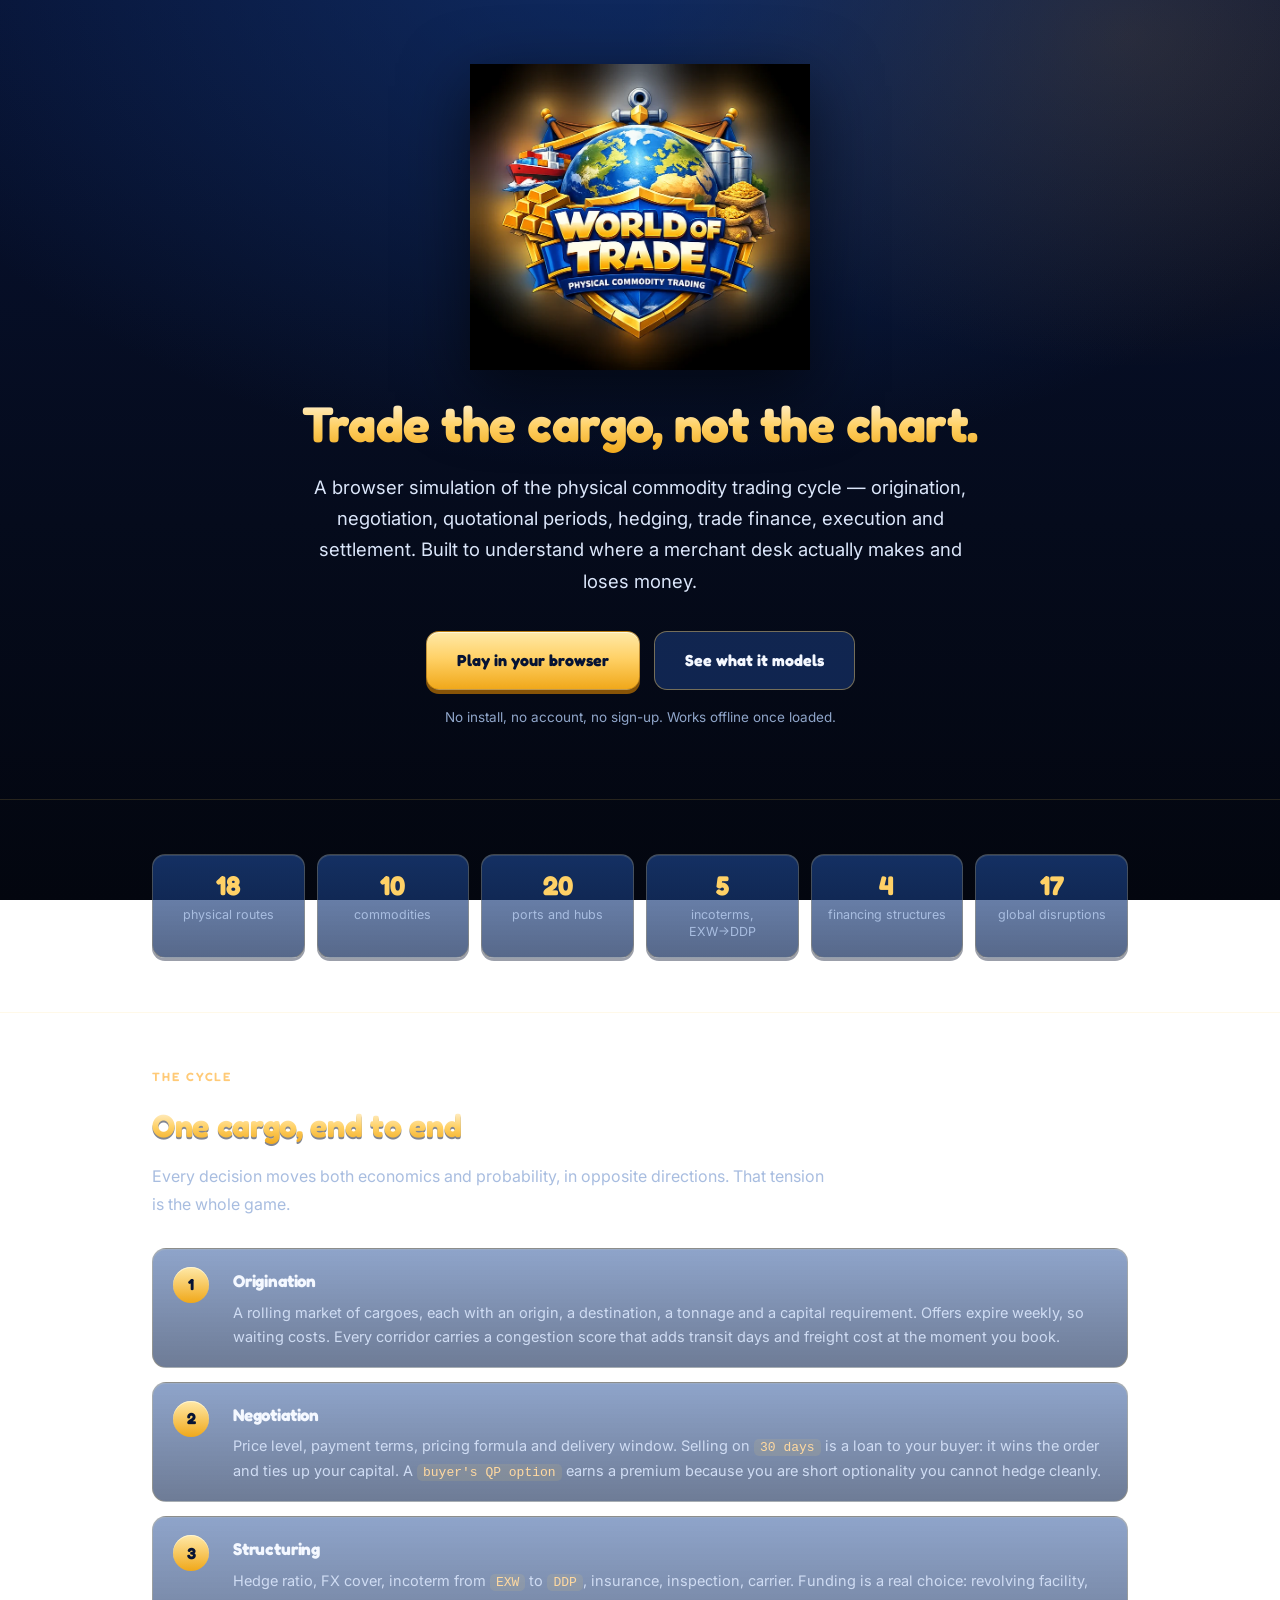
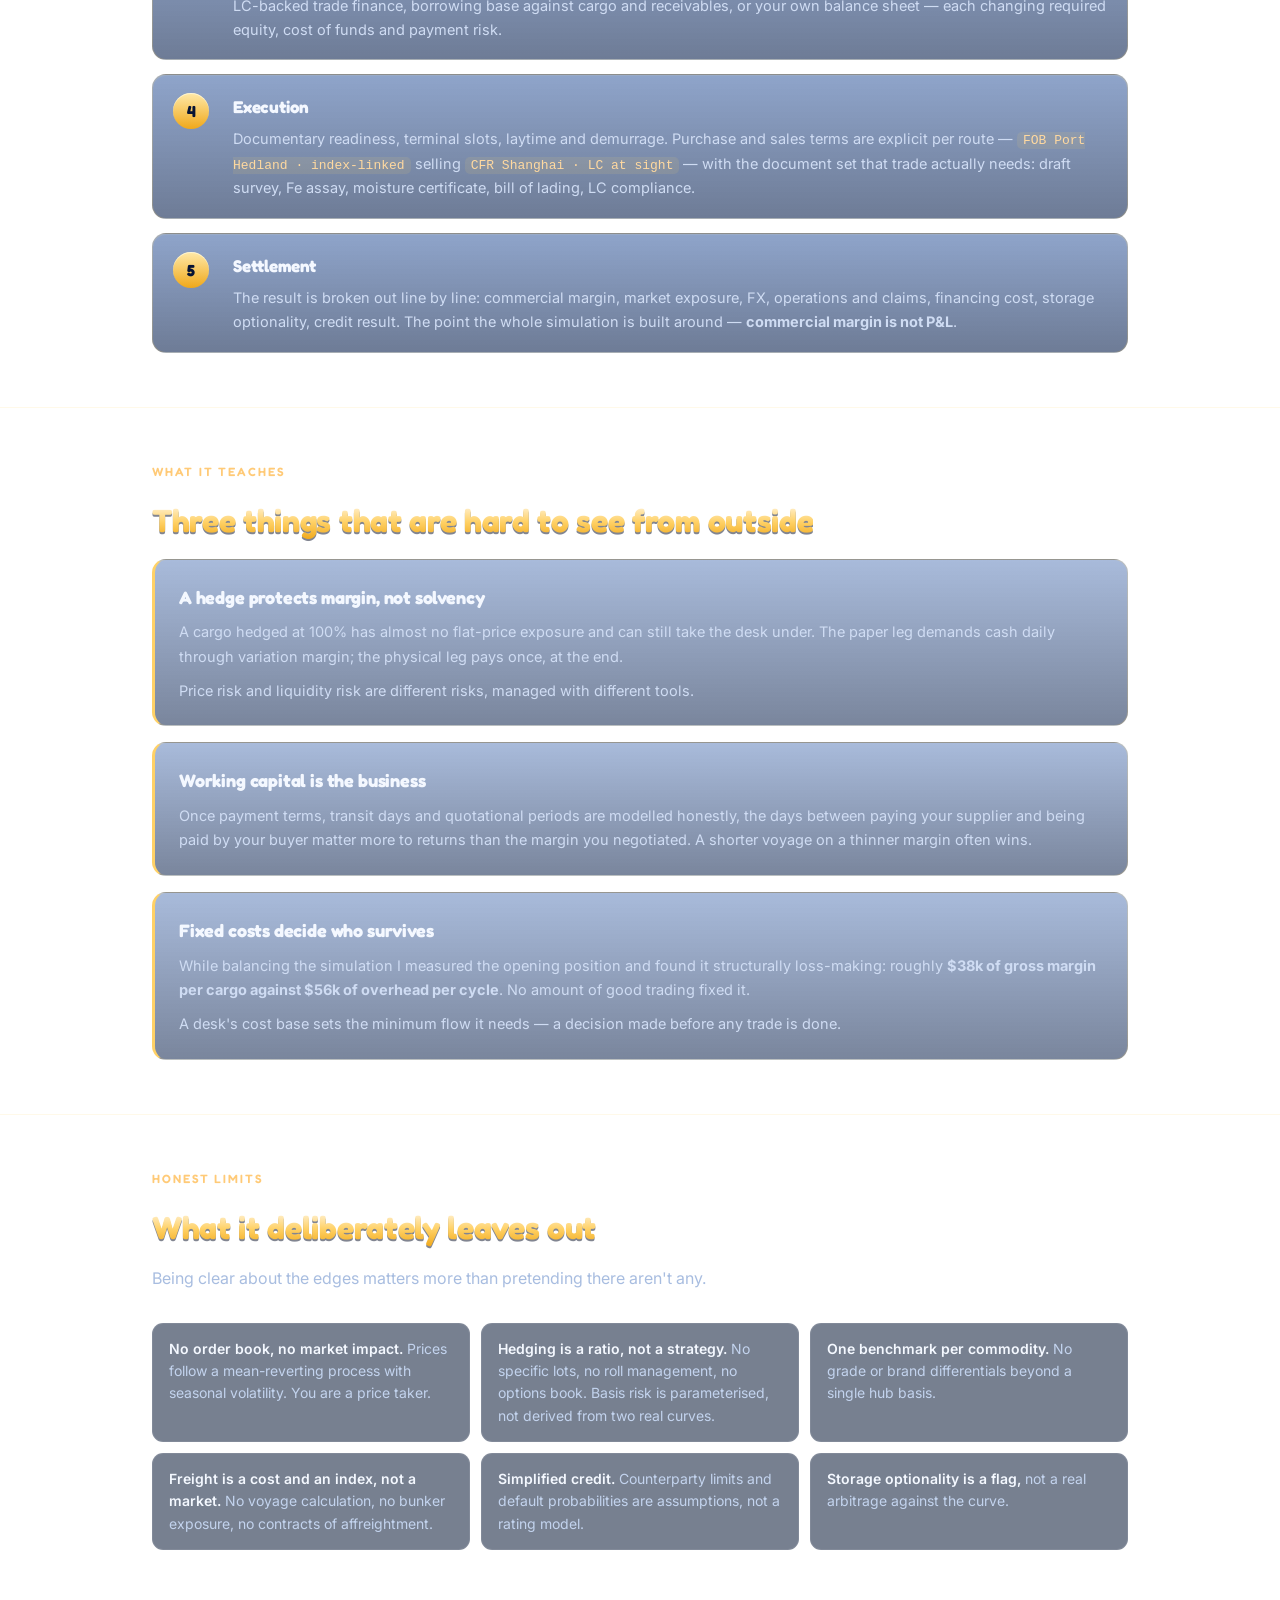
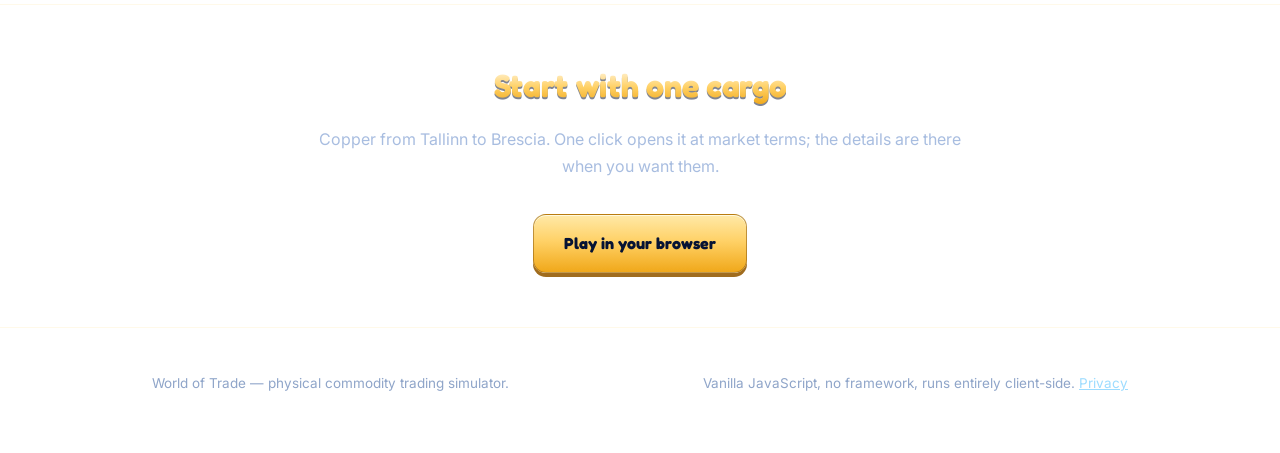
<file: landing.html>
<!DOCTYPE html>
<html lang="en">
<head>
<meta charset="UTF-8" />
<meta name="viewport" content="width=device-width, initial-scale=1.0" />
<title>World of Trade — a physical commodity trading simulator</title>
<meta name="description" content="A browser simulation of the physical commodity trading cycle: origination, negotiation, QP pricing, hedging, trade finance, execution and settlement. 18 routes, 10 commodities, no install." />
<meta property="og:title" content="World of Trade — physical commodity trading simulator" />
<meta property="og:description" content="Source, hedge, ship and settle physical cargoes — from one Geneva desk to a global merchant house." />
<meta property="og:image" content="world-of-trade-premium-logo.png" />
<meta property="og:type" content="website" />
<meta name="theme-color" content="#071232" />
<link rel="icon" href="world-of-trade-premium-icon-192.png" type="image/png" />
<link rel="preconnect" href="https://fonts.googleapis.com" />
<link rel="preconnect" href="https://fonts.gstatic.com" crossorigin />
<link rel="stylesheet" href="https://fonts.googleapis.com/css2?family=Fredoka:wght@500;600;700&family=Inter:wght@400;500;600;700&display=swap" />
<style>
  :root{
    --navy:#071232; --navy-deep:#03060f; --royal:#17418c;
    --gold:#ffd166; --gold-mid:#f0a81a; --cream:#fffaf0;
    --ink:#061334; --text:#f4f8ff; --muted:#a8bde0; --muted-2:#8fa5c9;
    --edge:rgba(255,209,102,.22); --edge-strong:rgba(255,209,102,.42);
    --display:'Fredoka',ui-rounded,'Segoe UI',system-ui,sans-serif;
    --body:'Inter',-apple-system,BlinkMacSystemFont,'Segoe UI',sans-serif;
  }
  *{box-sizing:border-box}
  html{scroll-behavior:smooth}
  body{
    margin:0;color:var(--text);font-family:var(--body);font-size:16px;line-height:1.7;
    background:
      radial-gradient(1200px 800px at 50% -8%,rgba(23,65,140,.55),transparent 68%),
      radial-gradient(760px 520px at 88% 4%,rgba(198,125,10,.20),transparent 64%),
      linear-gradient(180deg,var(--navy) 0%,#050b1c 58%,var(--navy-deep) 100%);
    background-attachment:fixed;
  }
  .wrap{max-width:1020px;margin:0 auto;padding:0 22px}
  h1,h2,h3{font-family:var(--display);font-weight:700;letter-spacing:-.01em;margin:0}
  .gold{background:linear-gradient(180deg,var(--cream) 0%,var(--gold) 54%,var(--gold-mid) 100%);
    -webkit-background-clip:text;background-clip:text;-webkit-text-fill-color:transparent;color:transparent;
    filter:drop-shadow(0 2px 0 rgba(4,12,36,.5))}
  .eyebrow{display:block;font-family:var(--display);font-weight:600;font-size:12px;letter-spacing:.16em;
    text-transform:uppercase;color:#ffca77;margin-bottom:12px}
  header{padding:64px 0 56px;text-align:center}
  .logo{width:min(340px,74vw);height:auto;display:block;margin:0 auto 26px;
    filter:drop-shadow(0 22px 34px rgba(0,0,0,.58))}
  h1{font-size:clamp(30px,5.2vw,50px);line-height:1.12}
  .lede{max-width:660px;margin:20px auto 0;color:#dbe6fa;font-size:clamp(16px,2.1vw,18.5px)}
  .cta{display:flex;flex-wrap:wrap;gap:14px;justify-content:center;margin-top:34px}
  .btn{display:inline-flex;align-items:center;gap:9px;padding:15px 30px;border-radius:13px;
    font-family:var(--display);font-weight:700;font-size:16px;text-decoration:none;cursor:pointer;
    transition:filter .16s ease,transform .12s ease}
  .btn-primary{background:linear-gradient(180deg,#ffe9a8 0%,var(--gold) 46%,var(--gold-mid) 100%);
    color:var(--ink);border:1px solid rgba(140,88,6,.55);
    box-shadow:0 4px 0 rgba(150,92,6,.9),inset 0 1px 0 rgba(255,255,240,.75)}
  .btn-primary:hover{filter:brightness(1.06)}
  .btn-primary:active{transform:translateY(3px);box-shadow:0 1px 0 rgba(150,92,6,.9),inset 0 1px 0 rgba(255,255,240,.6)}
  .btn-ghost{background:rgba(42,95,191,.34);color:var(--text);border:1px solid var(--edge-strong)}
  .btn-ghost:hover{background:rgba(42,95,191,.52)}
  .note{margin-top:16px;color:var(--muted-2);font-size:13.5px}
  .stats{display:grid;grid-template-columns:repeat(auto-fit,minmax(130px,1fr));gap:12px}
  .stat{padding:16px 14px;border-radius:13px;text-align:center;
    background:linear-gradient(180deg,rgba(31,74,150,.62),rgba(15,40,88,.7));
    border:1px solid var(--edge);box-shadow:0 3px 0 rgba(5,16,44,.4),inset 0 1px 0 rgba(255,236,180,.12)}
  .stat b{display:block;font-family:var(--display);font-weight:700;font-size:27px;color:var(--gold);line-height:1.1}
  .stat span{display:block;margin-top:5px;color:var(--muted);font-size:12.5px;line-height:1.4}
  section{padding:54px 0}
  section.divide{border-top:1px solid rgba(255,209,102,.14)}
  h2{font-size:clamp(23px,3.4vw,32px);margin-bottom:10px}
  .sub{color:var(--muted);max-width:680px;margin:0 0 30px}
  ol.cycle{list-style:none;margin:0;padding:0;display:grid;gap:14px}
  ol.cycle li{display:grid;grid-template-columns:44px 1fr;gap:16px;align-items:start;
    padding:18px 20px;border-radius:14px;
    background:linear-gradient(180deg,rgba(31,74,150,.5),rgba(13,36,80,.6));
    border:1px solid var(--edge);box-shadow:inset 0 1px 0 rgba(255,236,180,.1)}
  ol.cycle .num{width:36px;height:36px;border-radius:50%;display:grid;place-items:center;
    font-family:var(--display);font-weight:700;font-size:16px;color:var(--ink);
    background:linear-gradient(180deg,#ffe9a8,var(--gold-mid));box-shadow:inset 0 1px 0 rgba(255,255,240,.6)}
  ol.cycle h3{font-size:17px;margin-bottom:5px}
  ol.cycle p{margin:0;color:#cfdcf3;font-size:14.5px;line-height:1.65}
  ol.cycle code{font-family:ui-monospace,SFMono-Regular,Menlo,monospace;font-size:13px;
    color:#ffd9a0;background:rgba(255,209,102,.1);padding:1px 6px;border-radius:5px}
  .lessons{display:grid;gap:16px}
  .lesson{padding:22px 24px;border-radius:14px;
    background:linear-gradient(180deg,rgba(38,84,164,.4),rgba(12,34,76,.55));
    border:1px solid var(--edge);border-left:3px solid var(--gold)}
  .lesson h3{font-size:18px;margin-bottom:8px}
  .lesson p{margin:0;color:#cfdcf3;font-size:14.5px}
  .lesson p+p{margin-top:9px}
  ul.limits{list-style:none;margin:0;padding:0;display:grid;grid-template-columns:repeat(auto-fit,minmax(272px,1fr));gap:11px}
  ul.limits li{padding:14px 16px;border-radius:11px;background:rgba(9,24,54,.55);
    border:1px solid rgba(255,255,255,.08);color:#c3d3ee;font-size:14px;line-height:1.6}
  ul.limits b{color:var(--text);font-weight:600}
  footer{padding:44px 0 60px;border-top:1px solid rgba(255,209,102,.14);color:var(--muted-2);font-size:13.5px}
  footer a{color:#9ddcff}
  .foot-row{display:flex;flex-wrap:wrap;gap:10px 26px;align-items:center;justify-content:space-between}
  @media (prefers-reduced-motion:reduce){html{scroll-behavior:auto}.btn{transition:none}}
</style>
</head>
<body>

<header>
  <div class="wrap">
    <img class="logo" src="world-of-trade-premium-logo.webp" alt="World of Trade"
         onerror="this.onerror=null;this.src='world-of-trade-premium-logo.png'" />
    <h1><span class="gold">Trade the cargo, not the chart.</span></h1>
    <p class="lede">A browser simulation of the physical commodity trading cycle — origination,
      negotiation, quotational periods, hedging, trade finance, execution and settlement.
      Built to understand where a merchant desk actually makes and loses money.</p>
    <div class="cta">
      <a class="btn btn-primary" href="index.html">Play in your browser</a>
      <a class="btn btn-ghost" href="#cycle">See what it models</a>
    </div>
    <p class="note">No install, no account, no sign-up. Works offline once loaded.</p>
  </div>
</header>

<section class="divide">
  <div class="wrap">
    <div class="stats">
      <div class="stat"><b>18</b><span>physical routes</span></div>
      <div class="stat"><b>10</b><span>commodities</span></div>
      <div class="stat"><b>20</b><span>ports and hubs</span></div>
      <div class="stat"><b>5</b><span>incoterms, EXW&rarr;DDP</span></div>
      <div class="stat"><b>4</b><span>financing structures</span></div>
      <div class="stat"><b>17</b><span>global disruptions</span></div>
    </div>
  </div>
</section>

<section class="divide" id="cycle">
  <div class="wrap">
    <span class="eyebrow">The cycle</span>
    <h2><span class="gold">One cargo, end to end</span></h2>
    <p class="sub">Every decision moves both economics and probability, in opposite directions.
      That tension is the whole game.</p>
    <ol class="cycle">
      <li><span class="num">1</span><div>
        <h3>Origination</h3>
        <p>A rolling market of cargoes, each with an origin, a destination, a tonnage and a
        capital requirement. Offers expire weekly, so waiting costs. Every corridor carries a
        congestion score that adds transit days and freight cost at the moment you book.</p>
      </div></li>
      <li><span class="num">2</span><div>
        <h3>Negotiation</h3>
        <p>Price level, payment terms, pricing formula and delivery window. Selling on
        <code>30 days</code> is a loan to your buyer: it wins the order and ties up your capital.
        A <code>buyer's QP option</code> earns a premium because you are short optionality you
        cannot hedge cleanly.</p>
      </div></li>
      <li><span class="num">3</span><div>
        <h3>Structuring</h3>
        <p>Hedge ratio, FX cover, incoterm from <code>EXW</code> to <code>DDP</code>, insurance,
        inspection, carrier. Funding is a real choice: revolving facility, LC-backed trade
        finance, borrowing base against cargo and receivables, or your own balance sheet &mdash;
        each changing required equity, cost of funds and payment risk.</p>
      </div></li>
      <li><span class="num">4</span><div>
        <h3>Execution</h3>
        <p>Documentary readiness, terminal slots, laytime and demurrage. Purchase and sales
        terms are explicit per route &mdash; <code>FOB Port Hedland &middot; index-linked</code> selling
        <code>CFR Shanghai &middot; LC at sight</code> &mdash; with the document set that trade actually
        needs: draft survey, Fe assay, moisture certificate, bill of lading, LC compliance.</p>
      </div></li>
      <li><span class="num">5</span><div>
        <h3>Settlement</h3>
        <p>The result is broken out line by line: commercial margin, market exposure, FX,
        operations and claims, financing cost, storage optionality, credit result. The point
        the whole simulation is built around &mdash; <b>commercial margin is not P&amp;L</b>.</p>
      </div></li>
    </ol>
  </div>
</section>

<section class="divide">
  <div class="wrap">
    <span class="eyebrow">What it teaches</span>
    <h2><span class="gold">Three things that are hard to see from outside</span></h2>
    <div class="lessons">
      <div class="lesson">
        <h3>A hedge protects margin, not solvency</h3>
        <p>A cargo hedged at 100% has almost no flat-price exposure and can still take the desk
        under. The paper leg demands cash daily through variation margin; the physical leg pays
        once, at the end.</p>
        <p>Price risk and liquidity risk are different risks, managed with different tools.</p>
      </div>
      <div class="lesson">
        <h3>Working capital is the business</h3>
        <p>Once payment terms, transit days and quotational periods are modelled honestly, the
        days between paying your supplier and being paid by your buyer matter more to returns
        than the margin you negotiated. A shorter voyage on a thinner margin often wins.</p>
      </div>
      <div class="lesson">
        <h3>Fixed costs decide who survives</h3>
        <p>While balancing the simulation I measured the opening position and found it
        structurally loss-making: roughly <b>$38k of gross margin per cargo against $56k of
        overhead per cycle</b>. No amount of good trading fixed it.</p>
        <p>A desk's cost base sets the minimum flow it needs &mdash; a decision made before any
        trade is done.</p>
      </div>
    </div>
  </div>
</section>

<section class="divide">
  <div class="wrap">
    <span class="eyebrow">Honest limits</span>
    <h2><span class="gold">What it deliberately leaves out</span></h2>
    <p class="sub">Being clear about the edges matters more than pretending there aren't any.</p>
    <ul class="limits">
      <li><b>No order book, no market impact.</b> Prices follow a mean-reverting process with
        seasonal volatility. You are a price taker.</li>
      <li><b>Hedging is a ratio, not a strategy.</b> No specific lots, no roll management, no
        options book. Basis risk is parameterised, not derived from two real curves.</li>
      <li><b>One benchmark per commodity.</b> No grade or brand differentials beyond a single
        hub basis.</li>
      <li><b>Freight is a cost and an index, not a market.</b> No voyage calculation, no bunker
        exposure, no contracts of affreightment.</li>
      <li><b>Simplified credit.</b> Counterparty limits and default probabilities are
        assumptions, not a rating model.</li>
      <li><b>Storage optionality is a flag,</b> not a real arbitrage against the curve.</li>
    </ul>
  </div>
</section>

<section class="divide">
  <div class="wrap" style="text-align:center">
    <h2><span class="gold">Start with one cargo</span></h2>
    <p class="sub" style="margin:12px auto 26px">Copper from Tallinn to Brescia. One click opens it
      at market terms; the details are there when you want them.</p>
    <div class="cta">
      <a class="btn btn-primary" href="index.html">Play in your browser</a>
    </div>
  </div>
</section>

<footer>
  <div class="wrap foot-row">
    <span>World of Trade &mdash; physical commodity trading simulator.</span>
    <span>Vanilla JavaScript, no framework, runs entirely client-side.
      <a href="privacy.html">Privacy</a></span>
  </div>
</footer>

</body>
</html>
</file>
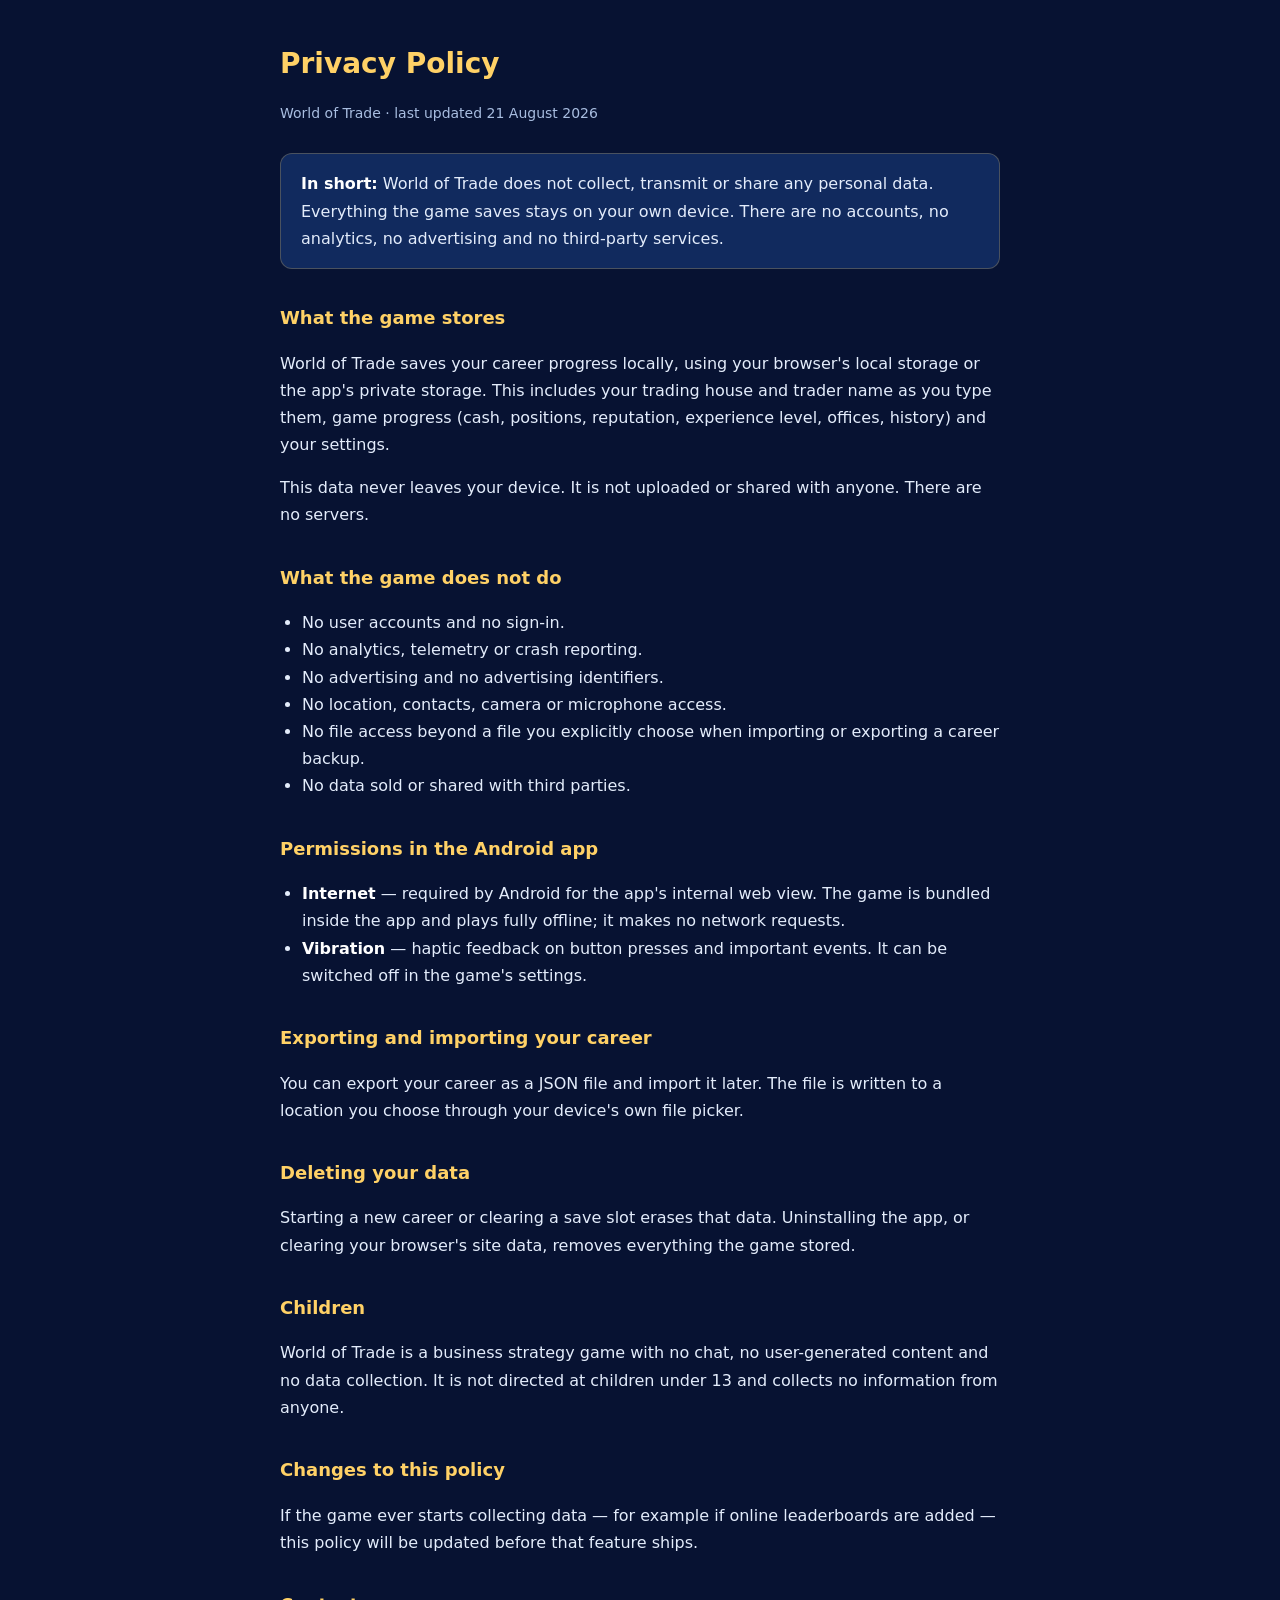
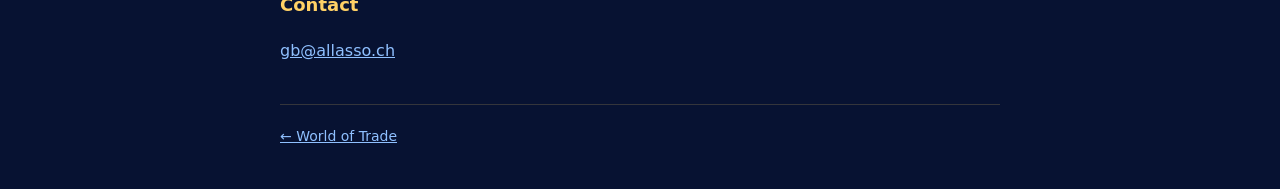
<file: privacy.html>
<!DOCTYPE html>
<html lang="en">
<head>
  <meta charset="UTF-8" />
  <meta name="viewport" content="width=device-width, initial-scale=1.0" />
  <title>World of Trade — Privacy Policy</title>
  <style>
    body{margin:0;padding:40px 20px;background:#071232;color:#f4f8ff;
      font:16px/1.7 system-ui,-apple-system,"Segoe UI",sans-serif}
    main{max-width:720px;margin:0 auto}
    h1{font-size:28px;color:#ffd166;margin:0 0 6px}
    h2{font-size:18px;color:#ffd166;margin:34px 0 10px}
    .updated{color:#a8bde0;font-size:14px;margin-bottom:28px}
    p,li{color:#e3ecfb} ul{padding-left:22px} strong{color:#fff} a{color:#8fc0ff}
    .box{background:rgba(31,74,150,.45);border:1px solid rgba(255,209,102,.24);
      border-radius:12px;padding:16px 20px;margin:22px 0}
    footer{margin-top:40px;padding-top:20px;border-top:1px solid rgba(255,209,102,.18);
      color:#a8bde0;font-size:14px}
  </style>
</head>
<body>
<main>
  <h1>Privacy Policy</h1>
  <p class="updated">World of Trade &middot; last updated 21 August 2026</p>

  <div class="box">
    <p style="margin:0"><strong>In short:</strong> World of Trade does not collect,
    transmit or share any personal data. Everything the game saves stays on your own
    device. There are no accounts, no analytics, no advertising and no third-party
    services.</p>
  </div>

  <h2>What the game stores</h2>
  <p>World of Trade saves your career progress locally, using your browser's local
  storage or the app's private storage. This includes your trading house and trader
  name as you type them, game progress (cash, positions, reputation, experience
  level, offices, history) and your settings.</p>
  <p>This data never leaves your device. It is not uploaded or shared with anyone.
  There are no servers.</p>

  <h2>What the game does not do</h2>
  <ul>
    <li>No user accounts and no sign-in.</li>
    <li>No analytics, telemetry or crash reporting.</li>
    <li>No advertising and no advertising identifiers.</li>
    <li>No location, contacts, camera or microphone access.</li>
    <li>No file access beyond a file you explicitly choose when importing or
      exporting a career backup.</li>
    <li>No data sold or shared with third parties.</li>
  </ul>

  <h2>Permissions in the Android app</h2>
  <ul>
    <li><strong>Internet</strong> &mdash; required by Android for the app's internal
      web view. The game is bundled inside the app and plays fully offline; it makes
      no network requests.</li>
    <li><strong>Vibration</strong> &mdash; haptic feedback on button presses and
      important events. It can be switched off in the game's settings.</li>
  </ul>

  <h2>Exporting and importing your career</h2>
  <p>You can export your career as a JSON file and import it later. The file is
  written to a location you choose through your device's own file picker.</p>

  <h2>Deleting your data</h2>
  <p>Starting a new career or clearing a save slot erases that data. Uninstalling
  the app, or clearing your browser's site data, removes everything the game stored.</p>

  <h2>Children</h2>
  <p>World of Trade is a business strategy game with no chat, no user-generated
  content and no data collection. It is not directed at children under 13 and
  collects no information from anyone.</p>

  <h2>Changes to this policy</h2>
  <p>If the game ever starts collecting data &mdash; for example if online
  leaderboards are added &mdash; this policy will be updated before that feature
  ships.</p>

  <h2>Contact</h2>
  <p><a href="mailto:gb@allasso.ch">gb@allasso.ch</a></p>

  <footer><a href="landing.html">&larr; World of Trade</a></footer>
</main>
</body>
</html>
</file>
